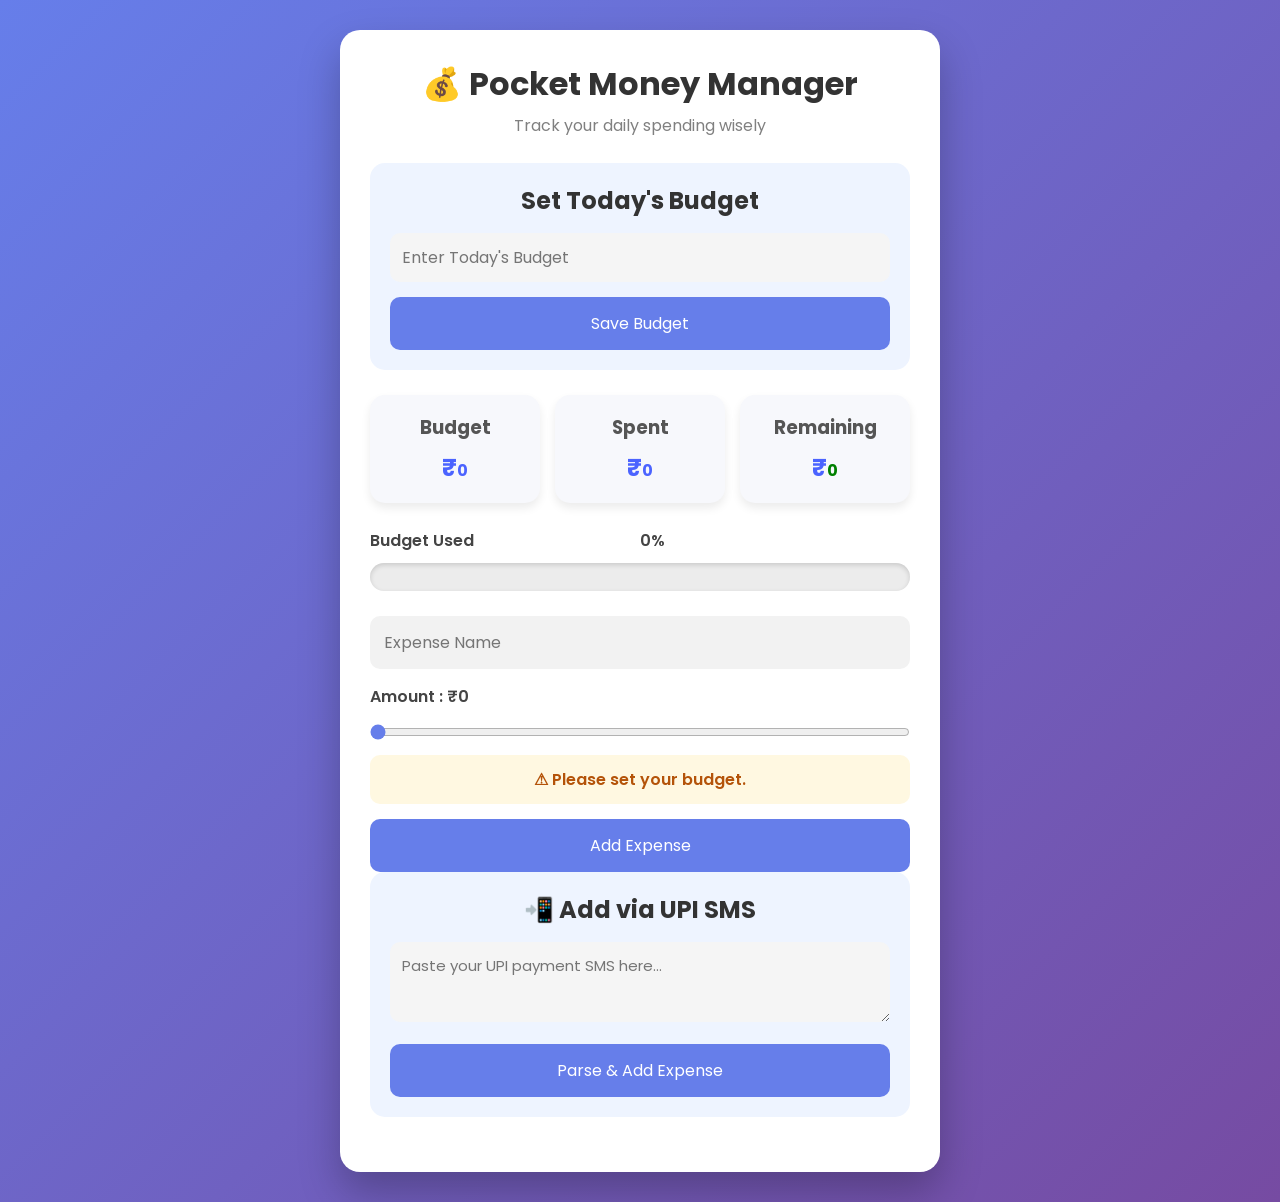
<file: index.html>
<!DOCTYPE html>
<html lang="en">

<head>

    <meta charset="UTF-8">

    <meta name="viewport" content="width=device-width, initial-scale=1.0">

    <title>Pocket Money Manager</title>

    <link rel="stylesheet" href="style.css">

</head>

<body>

    <div class="container">

        <h1>💰 Pocket Money Manager</h1>

        <p class="subtitle">
            Track your daily spending wisely
        </p>

        <!-- Budget Section -->

        <div class="budget-box">

            <h2>Set Today's Budget</h2>

            <input
                type="number"
                id="budgetInput"
                placeholder="Enter Today's Budget">

            <button onclick="saveBudget()">
                Save Budget
            </button>

        </div>

        <!-- Summary Cards -->

        <div class="summary">

            <div class="card">

                <h3>Budget</h3>

                <p>₹<span id="budgetDisplay">0</span></p>

            </div>

            <div class="card">

                <h3>Spent</h3>

                <p>₹<span id="spentDisplay">0</span></p>

            </div>

            <div class="card">

                <h3>Remaining</h3>

                <p>₹<span id="remainingDisplay">0</span></p>

            </div>

        </div>

        <!-- Progress Bar -->

        <div class="progress-container">

            <div class="progress-header">
                <span>Budget Used</span>
                <span id="progressPercent">0%</span>
            </div>

            <div class="progress-bar">
                <div id="progressFill"></div>
            </div>

        </div>

        <!-- Expense Section -->

        <div class="input-box">

            <input
                type="text"
                id="taskInput"
                placeholder="Expense Name">

            <label class="amountLabel">

                Amount :
                ₹<span id="amountValue">0</span>

            </label>

            <input
                type="range"
                id="amountSlider"
                min="0"
                max="0"
                value="0"
                step="5">

            <div id="statusBox" class="status safe">

                ✅ You are within your budget.

            </div>

            <button onclick="addTask()">
                Add Expense
            </button>

        </div>

        <!-- UPI Auto-Add Section -->

        <div class="upi-box">

            <h2>📲 Add via UPI SMS</h2>

            <textarea
                id="upiSmsInput"
                placeholder="Paste your UPI payment SMS here..."></textarea>

            <button onclick="addFromUpiSms()">
                Parse & Add Expense
            </button>

        </div>

        <!-- Expense List -->

        <ul id="taskList"></ul>

    </div>

    <script src="script.js"></script>

</body>

</html>
</file>
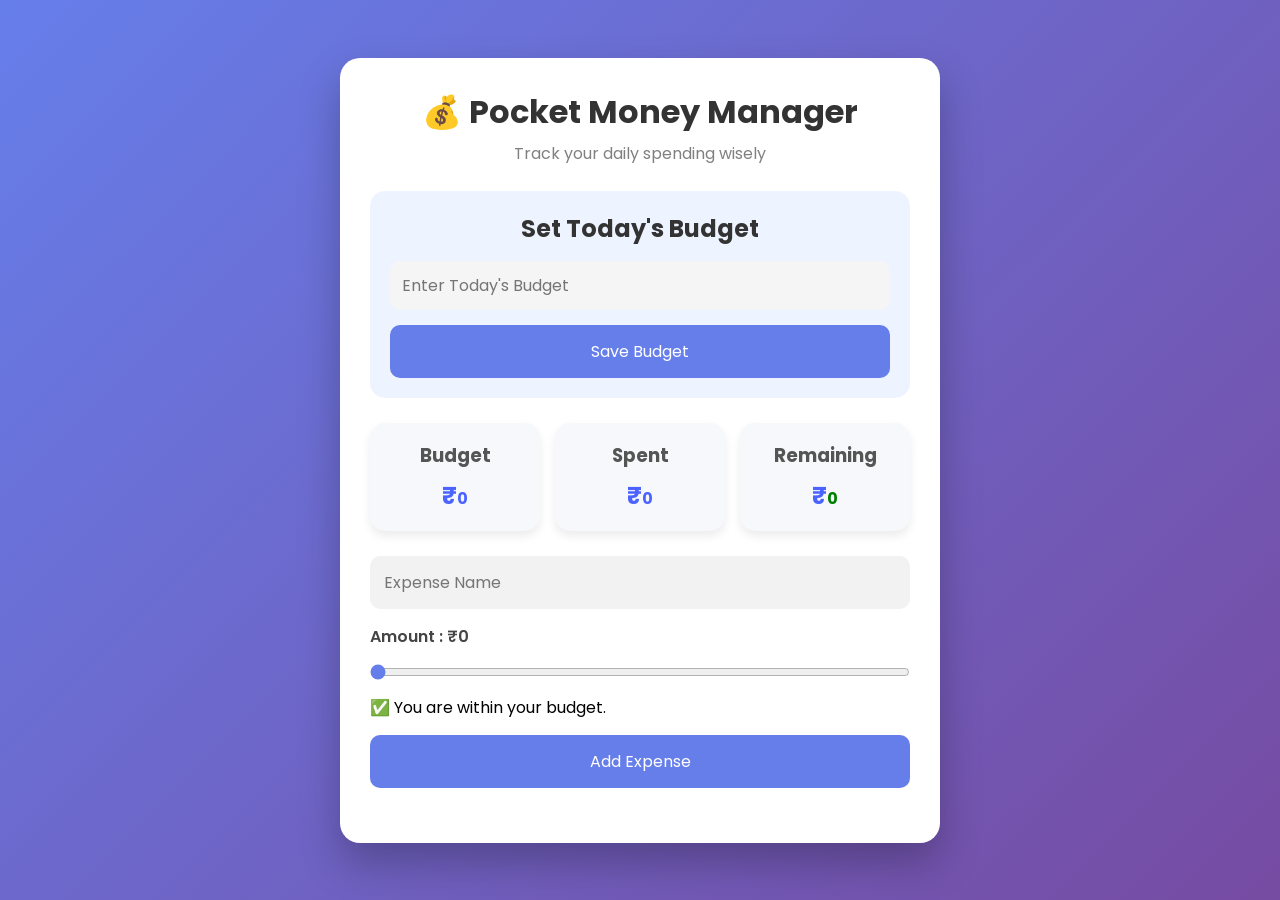
<file: pckt_mny_mng/index.html>
<!DOCTYPE html>
<html lang="en">

<head>

    <meta charset="UTF-8">

    <meta name="viewport" content="width=device-width, initial-scale=1.0">

    <title>Pocket Money Manager</title>

    <link rel="stylesheet" href="style.css">

</head>

<body>

    <div class="container">

        <h1>💰 Pocket Money Manager</h1>

        <p class="subtitle">
            Track your daily spending wisely
        </p>

        <!-- Budget Section -->

        <div class="budget-box">

            <h2>Set Today's Budget</h2>

            <input
                type="number"
                id="budgetInput"
                placeholder="Enter Today's Budget">

            <button onclick="saveBudget()">
                Save Budget
            </button>

        </div>

        <!-- Summary Cards -->

        <div class="summary">

            <div class="card">

                <h3>Budget</h3>

                <p>₹<span id="budgetDisplay">0</span></p>

            </div>

            <div class="card">

                <h3>Spent</h3>

                <p>₹<span id="spentDisplay">0</span></p>

            </div>

            <div class="card">

                <h3>Remaining</h3>

                <p>₹<span id="remainingDisplay">0</span></p>

            </div>

        </div>

        <!-- Expense Section -->

        <div class="input-box">

            <input
                type="text"
                id="taskInput"
                placeholder="Expense Name">

            <label class="amountLabel">

                Amount :
                ₹<span id="amountValue">0</span>

            </label>

            <input
                type="range"
                id="amountSlider"
                min="0"
                max="0"
                value="0"
                step="10">
        
        <div id="statusBox" class="status safe">

                ✅ You are within your budget.

        </div>

            <button onclick="addTask()">
                Add Expense
            </button>

        </div>

        <!-- Expense List -->

        <ul id="taskList"></ul>

    </div>

    <script src="script.js"></script>

</body>

</html>
</file>
<file: style.css>
@import url('https://fonts.googleapis.com/css2?family=Poppins:wght@300;400;500;600;700&display=swap');

*{
    margin:0;
    padding:0;
    box-sizing:border-box;
    font-family:'Poppins',sans-serif;
}

body{
    min-height:100vh;
    display:flex;
    justify-content:center;
    align-items:center;
    background:linear-gradient(135deg,#667eea,#764ba2);
    padding:30px;
}


.container{
    width:600px;
    background:white;
    padding:30px;
    border-radius:20px;
    box-shadow:0 20px 40px rgba(0,0,0,.25);
}

h1{
    text-align:center;
    color:#333;
    margin-bottom:5px;
}

.subtitle{
    text-align:center;
    color:gray;
    margin-bottom:25px;
}

.budget-box{

    background:#eef4ff;

    padding:20px;

    border-radius:15px;

    margin-bottom:25px;

}

.budget-box h2{

    text-align:center;

    margin-bottom:15px;

    color:#333;

}

.budget-box input{

    width:100%;

    padding:12px;

    border:none;

    outline:none;

    background:#f5f5f5;

    border-radius:10px;

    font-size:16px;

    margin-bottom:15px;

}

.budget-box button{

    width:100%;

}

.upi-box{

    background:#eef4ff;

    padding:20px;

    border-radius:15px;

    margin-bottom:25px;

}

.upi-box h2{

    text-align:center;

    margin-bottom:15px;

    color:#333;

}

.upi-box textarea{

    width:100%;

    min-height:80px;

    padding:12px;

    border:none;

    outline:none;

    background:#f5f5f5;

    border-radius:10px;

    font-size:15px;

    resize:vertical;

    margin-bottom:15px;

}

.upi-box button{

    width:100%;

}

.summary{

    display:flex;

    justify-content:space-between;

    gap:15px;

    margin-bottom:25px;

}

.card{

    flex:1;

    background:#f7f8fc;

    border-radius:15px;

    padding:18px;

    text-align:center;

    box-shadow:0 5px 10px rgba(0,0,0,.08);

}

.card h3{

    color:#555;

    margin-bottom:8px;

}

.card p{

    font-size:24px;

    font-weight:bold;

    color:#4b63ff;

}

.input-box{

    display:flex;

    flex-direction:column;

    gap:15px;

}

.input-box input[type=text]{

    padding:14px;

    border:none;

    background:#f2f2f2;

    border-radius:10px;

    outline:none;

    font-size:16px;

}

.input-box input[type=text]:focus{

    background:white;

    border:2px solid #667eea;

}

.amountLabel{

    font-weight:600;

    color:#444;

}

#amountSlider{

    width:100%;

    accent-color:#667eea;

    cursor:pointer;

}

button{

    border:none;

    background:#667eea;

    color:white;

    padding:14px;

    border-radius:10px;

    cursor:pointer;

    transition:.3s;

    font-size:16px;

}

button:hover{

    background:#4d5de0;

    transform:translateY(-2px);

}

ul{

    margin-top:25px;

}

li{

    list-style:none;

    display:flex;

    justify-content:space-between;

    align-items:center;

    padding:15px;

    margin-bottom:15px;

    background:#f8f8f8;

    border-left:6px solid #667eea;

    border-radius:12px;

    transition:.3s;

}

li:hover{

    transform:translateX(5px);

    box-shadow:0 10px 20px rgba(0,0,0,.1);

}

span{

    flex:1;

    cursor:pointer;

    font-size:16px;

}

.completed{

    text-decoration:line-through;

    color:gray;

}

.deleteBtn{

    background:#ff4d6d;

    color:white;

    border:none;

    padding:8px 14px;

    border-radius:8px;

}

.deleteBtn:hover{

    background:#d90429;

}

/* Status Box */

.status{

    text-align:center;

    font-weight:600;

    padding:12px;

    border-radius:10px;

}

.status.safe{

    background:#e6f9ee;

    color:#16a34a;

}

.status.warning{

    background:#fff8e1;

    color:#b45309;

}

.status.danger{

    background:#fdecec;

    color:#dc2626;

}

@media(max-width:650px){

.container{

width:100%;

}

.summary{

flex-direction:column;

}

}

/* Progress Bar */

.progress-container{

    margin:25px 0;

}

.progress-header{

    display:flex;

    justify-content:space-between;

    align-items:center;

    margin-bottom:10px;

    font-weight:600;

    color:#444;

}

.progress-bar{

    width:100%;

    height:28px;

    background:#ececec;

    border-radius:30px;

    overflow:hidden;

    box-shadow: inset 0 2px 5px rgba(0,0,0,0.15);

}

#progressFill{

    width:0%;

    height:100%;

    border-radius:30px;

    background:linear-gradient(90deg,#22c55e,#16a34a);

    transition:width .6s ease;

}
</file>
<file: pckt_mny_mng/style.css>
@import url('https://fonts.googleapis.com/css2?family=Poppins:wght@300;400;500;600;700&display=swap');

*{
    margin:0;
    padding:0;
    box-sizing:border-box;
    font-family:'Poppins',sans-serif;
}

body{
    min-height:100vh;
    display:flex;
    justify-content:center;
    align-items:center;
    background:linear-gradient(135deg,#667eea,#764ba2);
    padding:30px;
}

.container{
    width:600px;
    background:white;
    padding:30px;
    border-radius:20px;
    box-shadow:0 20px 40px rgba(0,0,0,.25);
}

h1{
    text-align:center;
    color:#333;
    margin-bottom:5px;
}

.subtitle{
    text-align:center;
    color:gray;
    margin-bottom:25px;
}

.budget-box{

    background:#eef4ff;

    padding:20px;

    border-radius:15px;

    margin-bottom:25px;

}

.budget-box h2{

    text-align:center;

    margin-bottom:15px;

    color:#333;

}

.budget-box input{

    width:100%;

    padding:12px;

    border:none;

    outline:none;

    background:#f5f5f5;

    border-radius:10px;

    font-size:16px;

    margin-bottom:15px;

}

.budget-box button{

    width:100%;

}

.summary{

    display:flex;

    justify-content:space-between;

    gap:15px;

    margin-bottom:25px;

}

.card{

    flex:1;

    background:#f7f8fc;

    border-radius:15px;

    padding:18px;

    text-align:center;

    box-shadow:0 5px 10px rgba(0,0,0,.08);

}

.card h3{

    color:#555;

    margin-bottom:8px;

}

.card p{

    font-size:24px;

    font-weight:bold;

    color:#4b63ff;

}

.input-box{

    display:flex;

    flex-direction:column;

    gap:15px;

}

.input-box input[type=text]{

    padding:14px;

    border:none;

    background:#f2f2f2;

    border-radius:10px;

    outline:none;

    font-size:16px;

}

.input-box input[type=text]:focus{

    background:white;

    border:2px solid #667eea;

}

.amountLabel{

    font-weight:600;

    color:#444;

}

#amountSlider{

    width:100%;

    accent-color:#667eea;

    cursor:pointer;

}

button{

    border:none;

    background:#667eea;

    color:white;

    padding:14px;

    border-radius:10px;

    cursor:pointer;

    transition:.3s;

    font-size:16px;

}

button:hover{

    background:#4d5de0;

    transform:translateY(-2px);

}

ul{

    margin-top:25px;

}

li{

    list-style:none;

    display:flex;

    justify-content:space-between;

    align-items:center;

    padding:15px;

    margin-bottom:15px;

    background:#f8f8f8;

    border-left:6px solid #667eea;

    border-radius:12px;

    transition:.3s;

}

li:hover{

    transform:translateX(5px);

    box-shadow:0 10px 20px rgba(0,0,0,.1);

}

span{

    flex:1;

    cursor:pointer;

    font-size:16px;

}

.completed{

    text-decoration:line-through;

    color:gray;

}

.deleteBtn{

    background:#ff4d6d;

    color:white;

    border:none;

    padding:8px 14px;

    border-radius:8px;

}

.deleteBtn:hover{

    background:#d90429;

}

.warning{

    color:red;

    font-weight:bold;

    text-align:center;

    margin-top:15px;

}

@media(max-width:650px){

.container{

width:100%;

}

.summary{

flex-direction:column;

}

}
</file>
